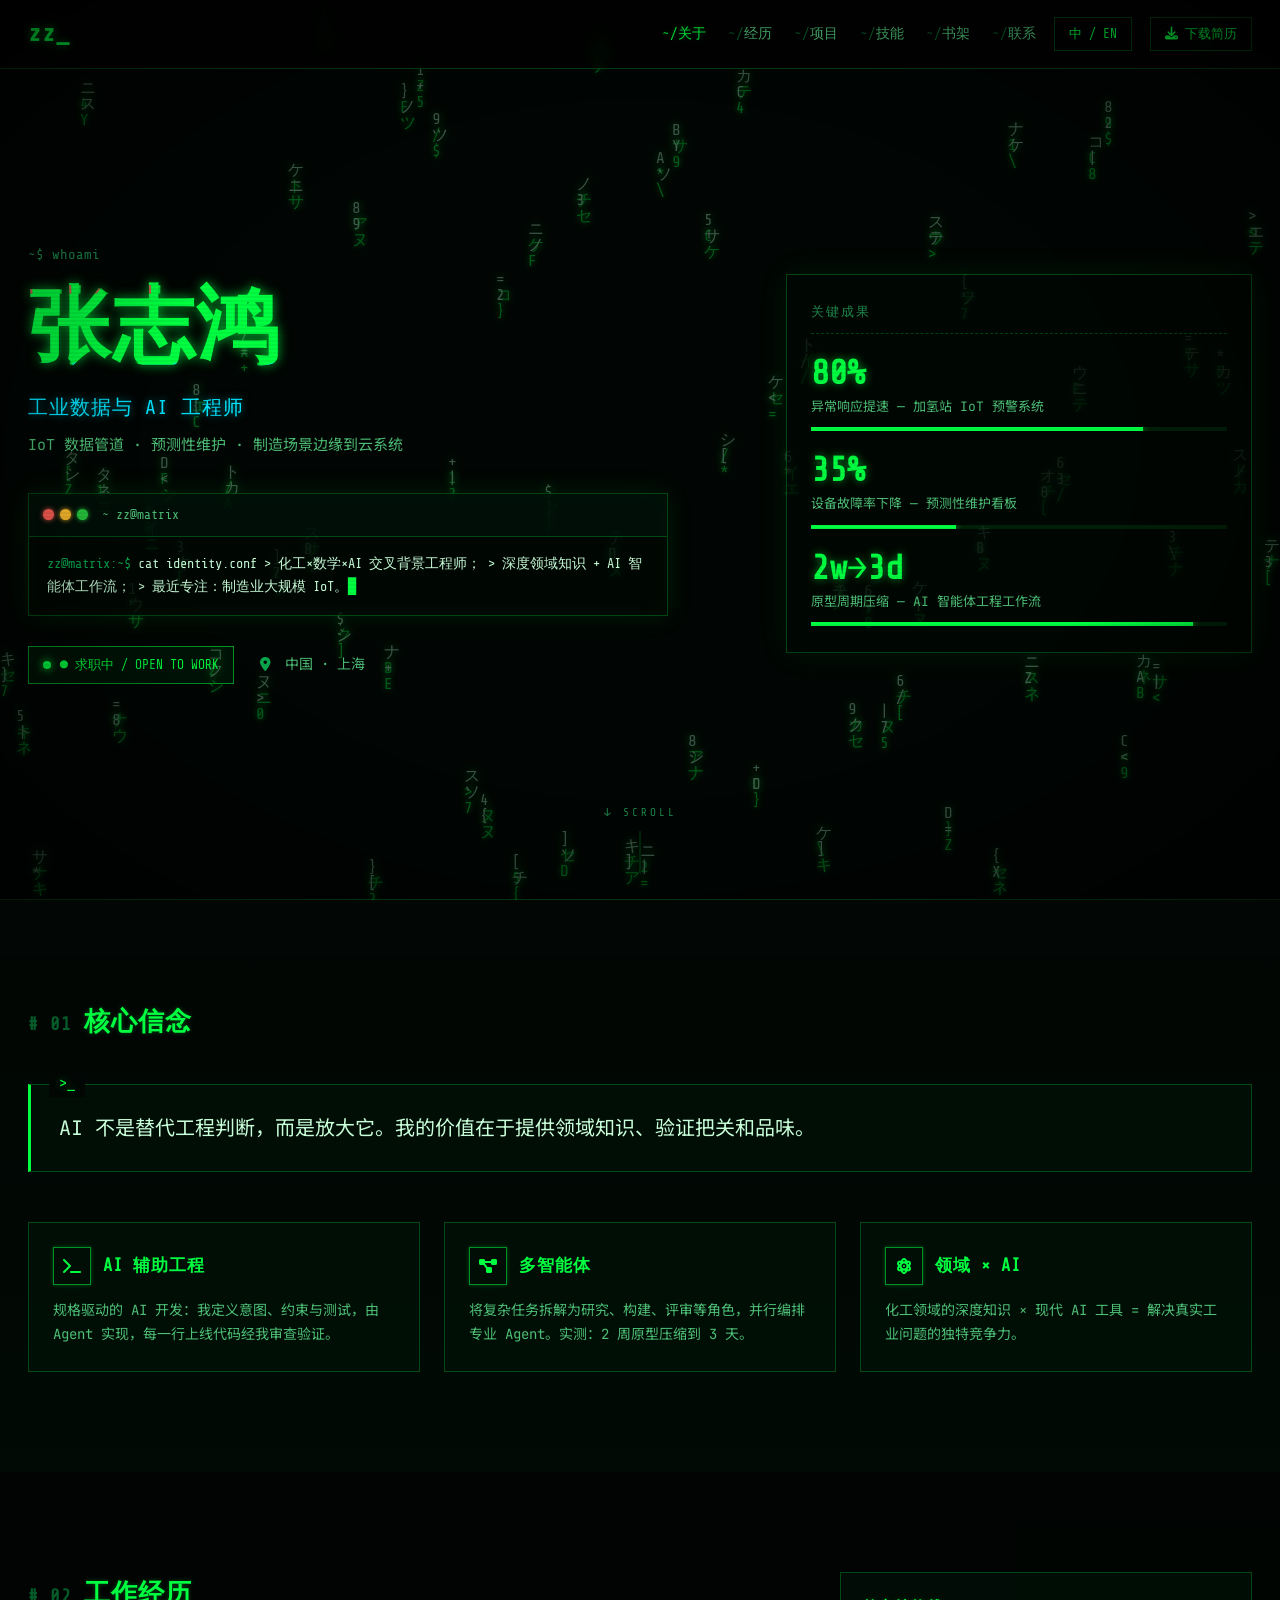
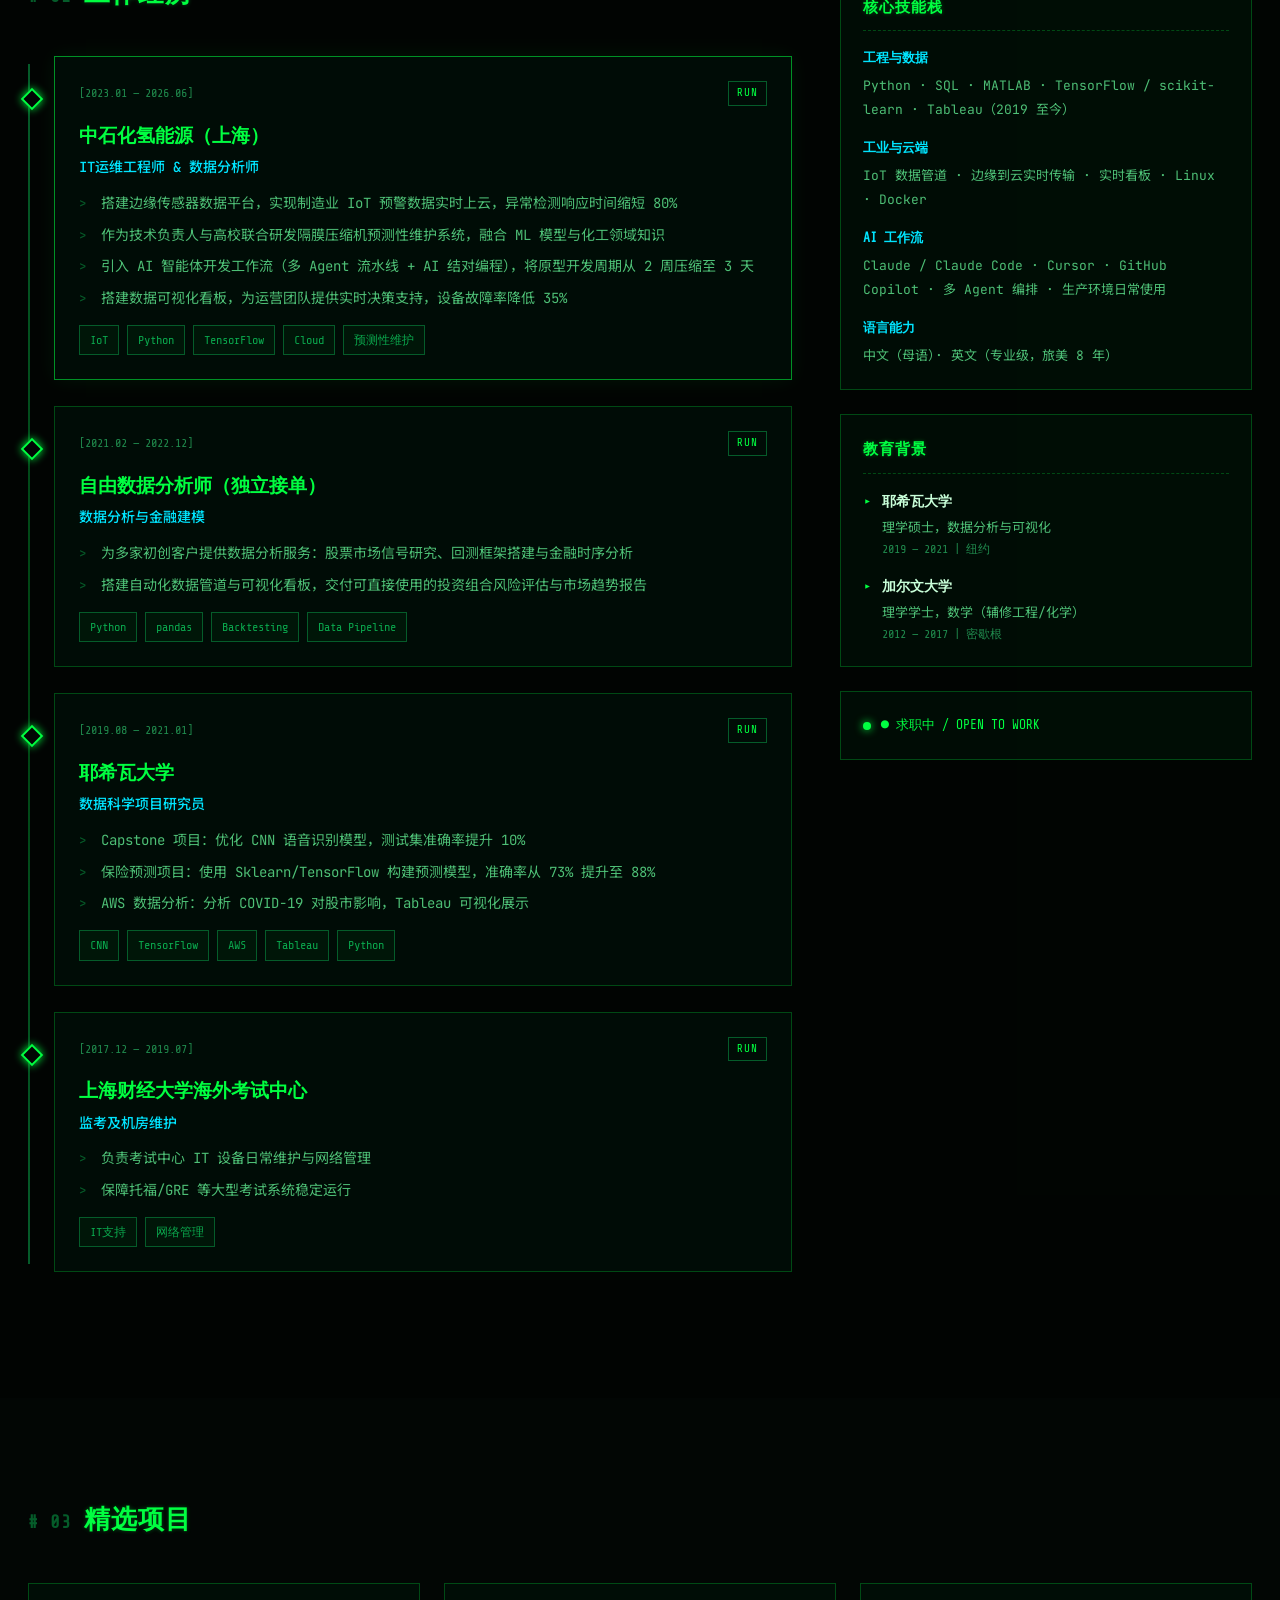
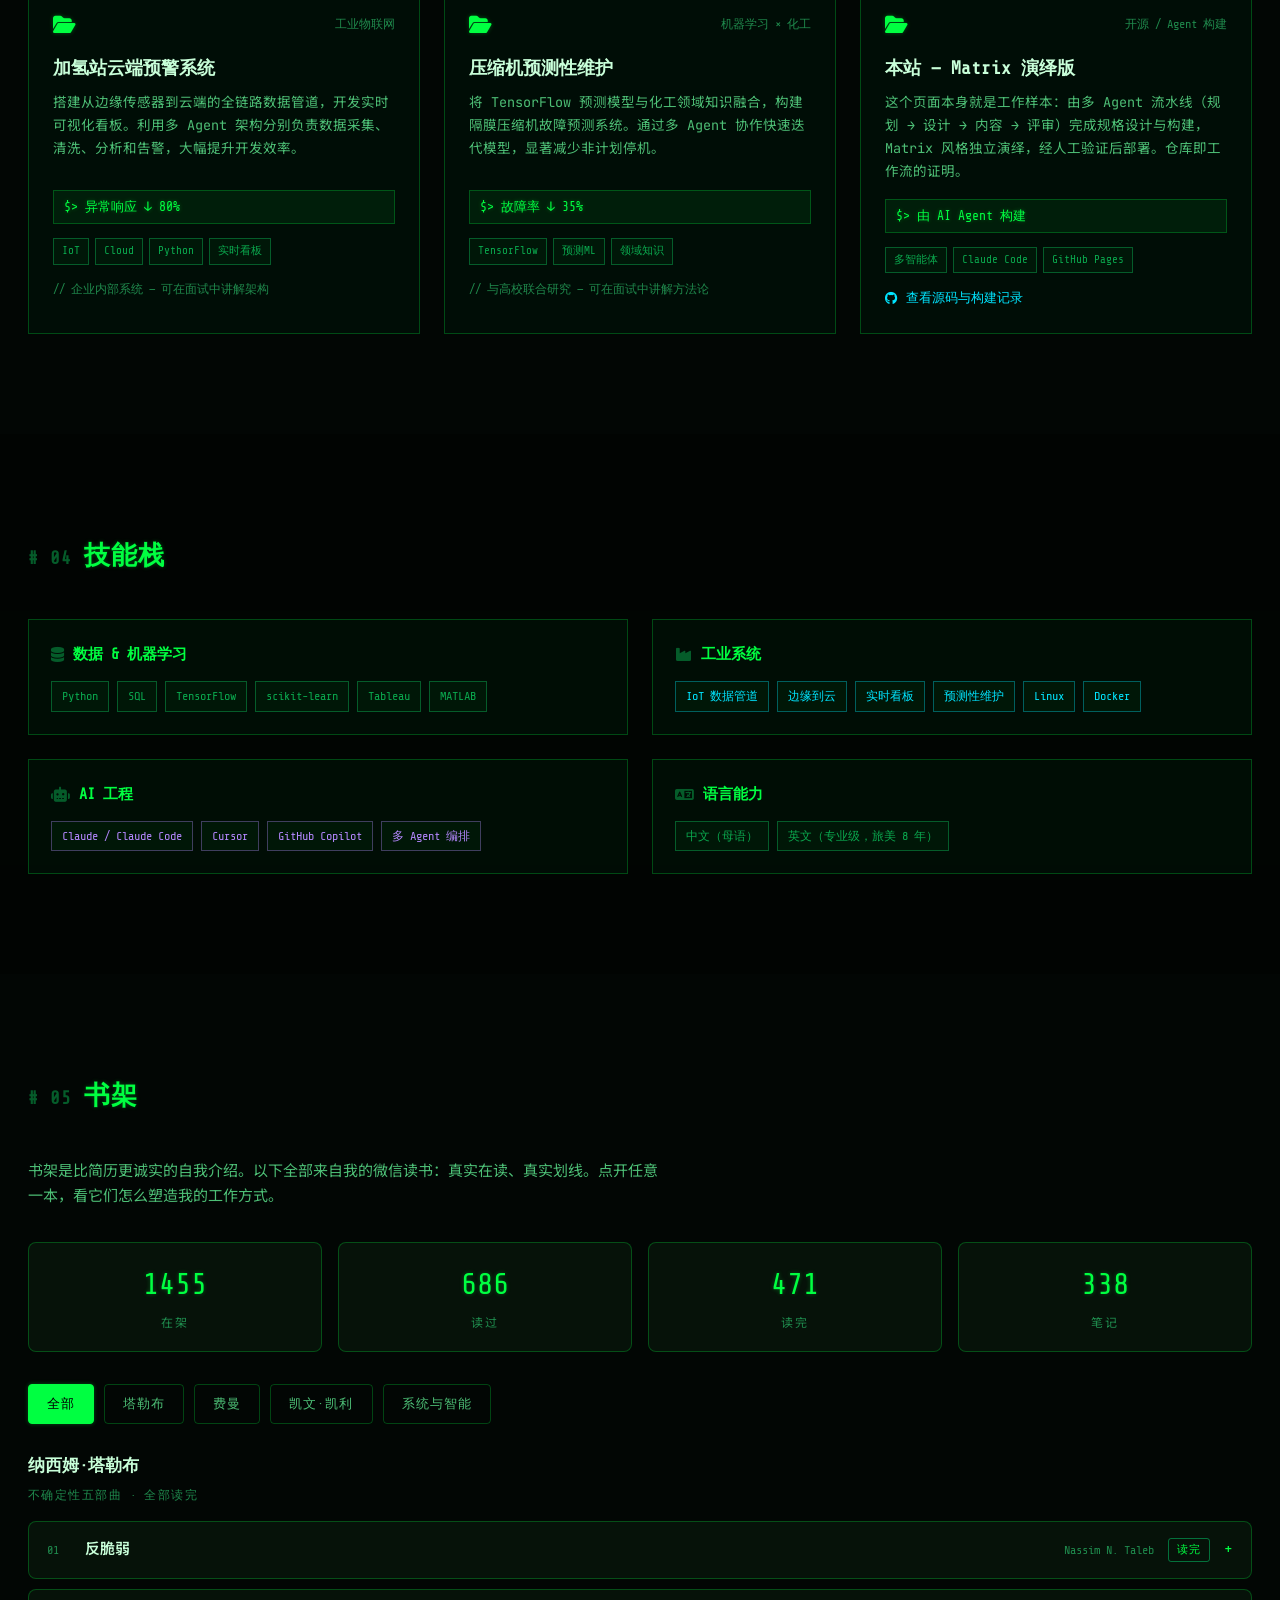
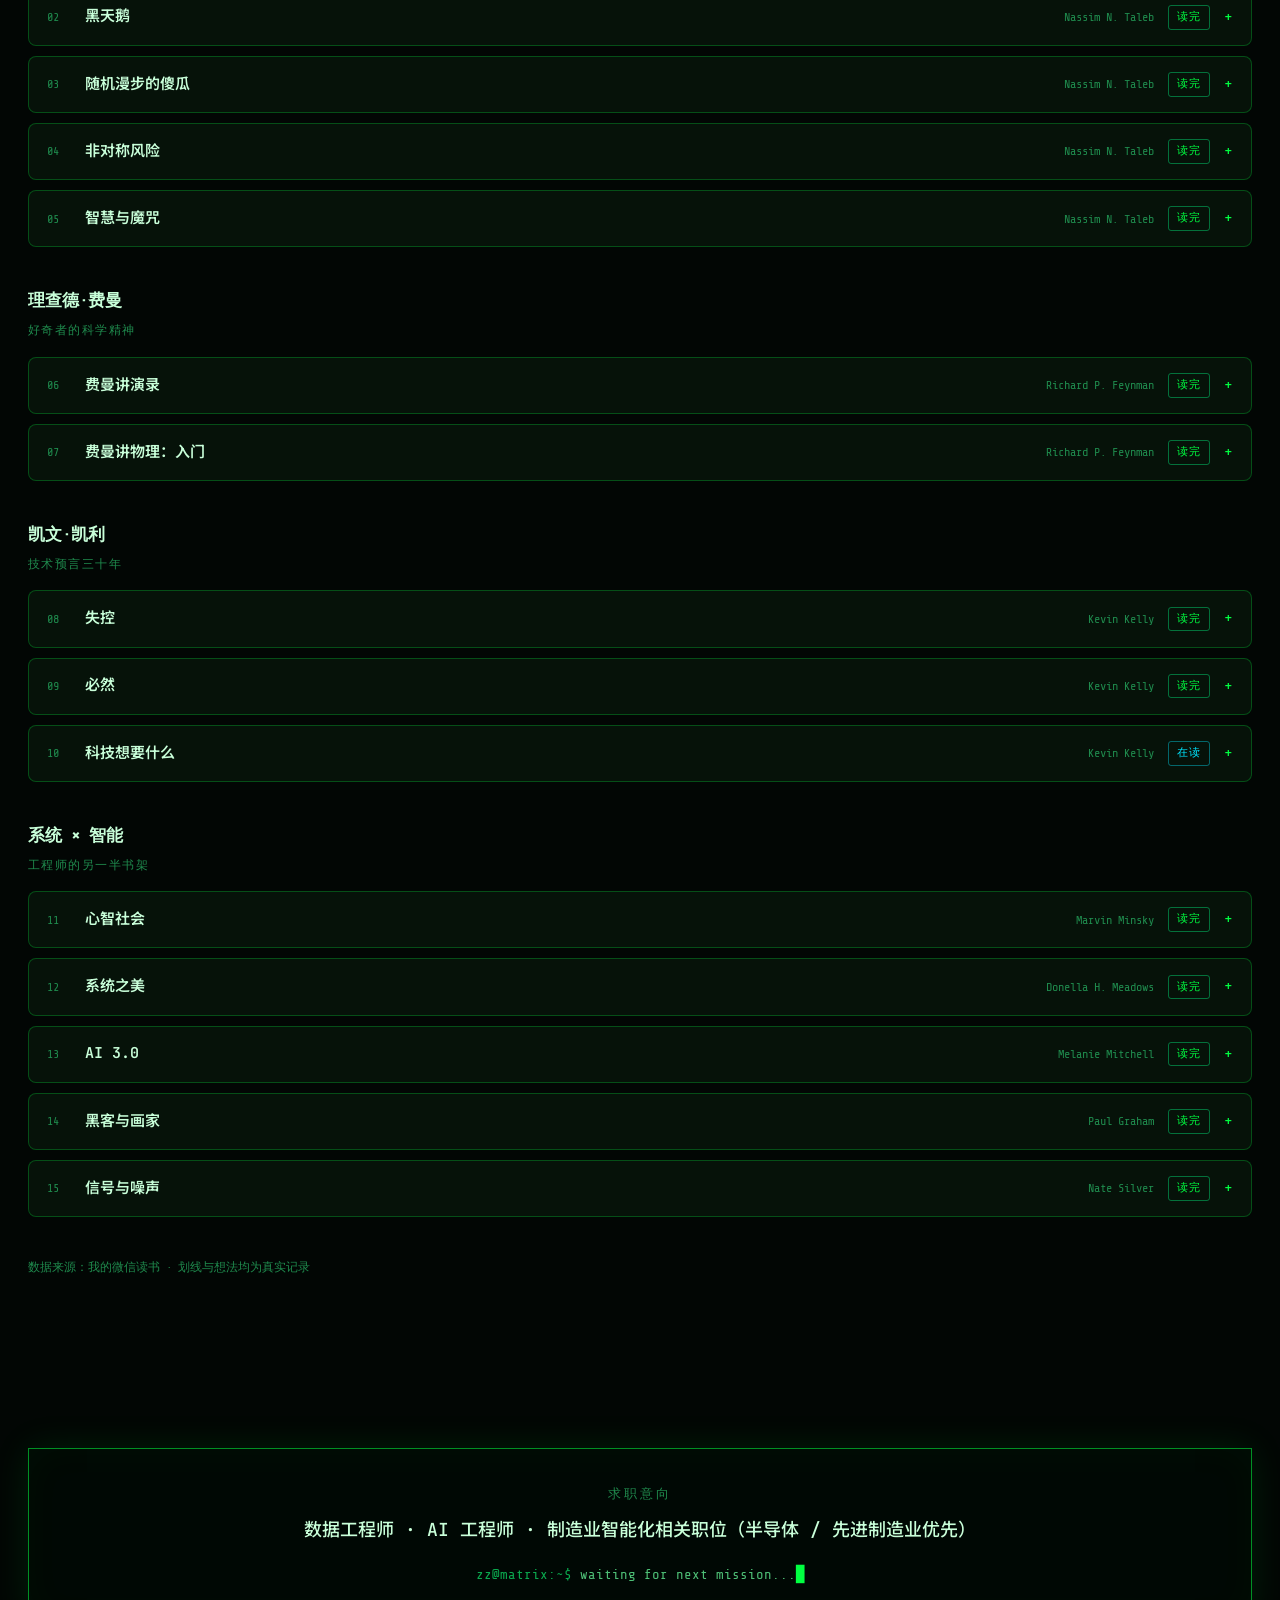
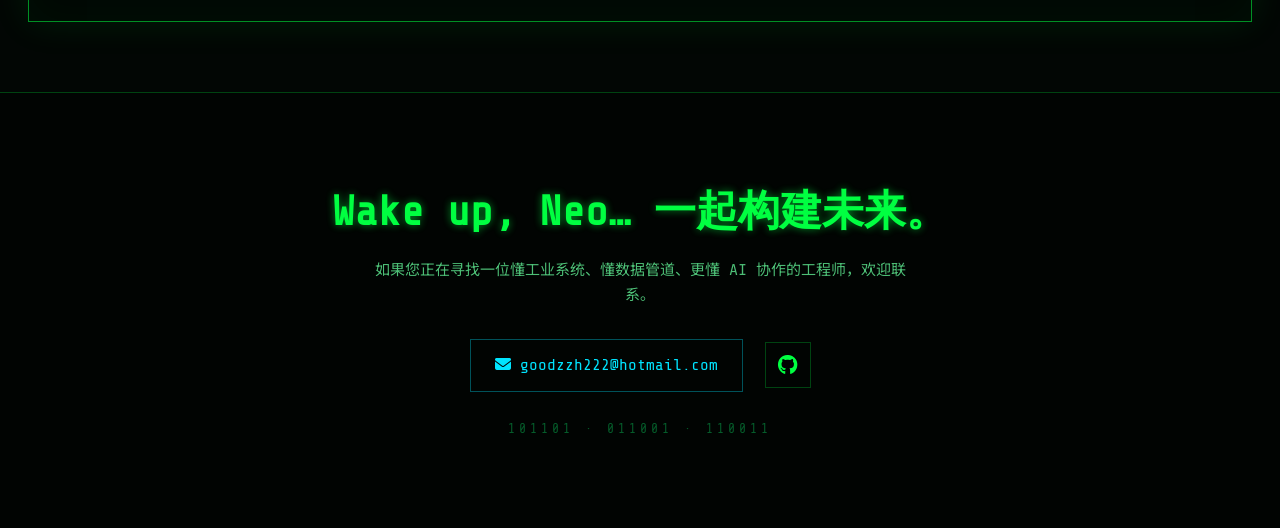
<file: index.html>
<!DOCTYPE html>
<html lang="zh">
<head>
    <meta charset="UTF-8">
    <meta name="viewport" content="width=device-width, initial-scale=1.0">
    <meta name="description" content="ZHIHONG ZHANG — Industrial Data & AI Engineer. IoT pipelines · predictive maintenance · edge-to-cloud systems. Follow the white rabbit.">
    <title>ZZ://matrix — 工业数据 × AI</title>

    <!-- Open Graph -->
    <meta property="og:type" content="website">
    <meta property="og:title" content="ZHIHONG ZHANG — Industrial Data & AI Engineer">
    <meta property="og:description" content="Industrial IoT × Machine Learning × Agentic AI workflows. Anomaly response ↓80%, failure rate ↓35%.">
    <meta property="og:url" content="https://steinszzh.github.io/matrix-edition/">
    <meta name="twitter:card" content="summary_large_image">

    <!-- Fonts -->
    <link rel="preconnect" href="https://fonts.googleapis.com">
    <link rel="preconnect" href="https://fonts.gstatic.com" crossorigin>
    <link href="https://fonts.googleapis.com/css2?family=Share+Tech+Mono&family=JetBrains+Mono:wght@400;500;700&family=Noto+Sans+SC:wght@400;500;700;900&display=swap" rel="stylesheet">

    <!-- Font Awesome -->
    <link rel="stylesheet" href="https://cdnjs.cloudflare.com/ajax/libs/font-awesome/6.5.1/css/all.min.css">

    <link rel="icon" href="data:image/svg+xml,<svg xmlns=%22http://www.w3.org/2000/svg%22 viewBox=%220 0 100 100%22><text y=%22.9em%22 font-size=%2290%22>🟢</text></svg>">

    <link rel="stylesheet" href="./style.css">
</head>
<body>

    <!-- ═══ MATRIX RAIN CANVAS ═══ -->
    <canvas id="rainCanvas" aria-hidden="true"></canvas>

    <!-- ═══ CRT OVERLAY ═══ -->
    <div class="crt-overlay" aria-hidden="true"></div>
    <div class="crt-vignette" aria-hidden="true"></div>

    <!-- ═══ BOOT SEQUENCE ═══ -->
    <div class="boot" id="boot">
        <div class="boot-window">
            <div class="term-titlebar">
                <span class="dot r"></span><span class="dot y"></span><span class="dot g"></span>
                <span class="title">root@neo:~</span>
            </div>
            <div class="boot-log" id="bootLog"></div>
        </div>
    </div>

    <!-- ═══ NAVIGATION ═══ -->
    <nav class="nav" id="nav">
        <div class="nav-inner">
            <a href="#top" class="nav-logo">zz<span class="cursor-blink">_</span></a>
            <div class="nav-right">
                <div class="nav-links" id="navLinks">
                    <a href="#about" class="nav-link"><span class="prompt">~/</span><span data-i18n="nav.about">关于</span></a>
                    <a href="#experience" class="nav-link"><span class="prompt">~/</span><span data-i18n="nav.experience">经历</span></a>
                    <a href="#projects" class="nav-link"><span class="prompt">~/</span><span data-i18n="nav.projects">项目</span></a>
                    <a href="#skills" class="nav-link"><span class="prompt">~/</span><span data-i18n="nav.skills">技能</span></a>
                    <a href="#bookshelf" class="nav-link"><span class="prompt">~/</span><span data-i18n="nav.shelf">书架</span></a>
                    <a href="#contact" class="nav-link"><span class="prompt">~/</span><span data-i18n="nav.contact">联系</span></a>
                </div>
                <button class="lang-toggle" id="langToggle" aria-label="Toggle language">
                    <span class="lang-text">中 / EN</span>
                </button>
                <button class="pdf-btn" id="pdfBtn">
                    <i class="fas fa-download"></i> <span data-i18n="nav.pdf">PDF</span>
                </button>
                <button class="nav-hamburger" id="navHamburger" aria-label="Toggle menu">
                    <span></span><span></span><span></span>
                </button>
            </div>
        </div>
    </nav>

    <!-- ═══ HERO ═══ -->
    <header class="hero" id="top">
        <div class="hero-inner">
            <div class="hero-left">
                <p class="hero-breadcrumb" id="heroBreadcrumb">~$ whoami</p>
                <h1 class="hero-name">
                    <span class="glitch" id="heroName" data-text="张志鸿" data-i18n="hero.name">张志鸿</span>
                </h1>
                <p class="hero-tagline" data-i18n="hero.tagline">工业数据与 AI 工程师</p>
                <p class="hero-subtitle" data-i18n="hero.subtitle">IoT 数据管道 · 预测性维护 · 制造场景边缘到云系统</p>

                <div class="hero-terminal">
                    <div class="term-titlebar">
                        <span class="dot r"></span><span class="dot y"></span><span class="dot g"></span>
                        <span class="title" id="heroTermTitle">~ zz@matrix</span>
                    </div>
                    <div class="term-body" id="heroTermBody">
                        <div class="term-line"><span class="ps1">zz@matrix:~$</span> <span class="typed" id="typedLine"></span><span class="cursor-blink">█</span></div>
                    </div>
                </div>

                <div class="hero-meta">
                    <div class="status-chip">
                        <span class="status-dot"></span>
                        <span class="status-text" data-i18n="hero.status">● 求职中 / OPEN TO WORK</span>
                    </div>
                    <p class="hero-location"><i class="fas fa-map-marker-alt"></i> <span data-i18n="hero.location">中国 · 上海</span></p>
                </div>
            </div>

            <div class="hero-right">
                <div class="stat-panel">
                    <p class="stat-label" data-i18n="impact.label">关键成果</p>
                    <div class="stat-item">
                        <span class="stat-num">80%</span>
                        <span class="stat-desc" data-i18n="impact.item1">异常响应提速 — 加氢站 IoT 预警系统</span>
                        <div class="stat-bar"><span style="width:80%"></span></div>
                    </div>
                    <div class="stat-item">
                        <span class="stat-num">35%</span>
                        <span class="stat-desc" data-i18n="impact.item2">设备故障率下降 — 预测性维护看板</span>
                        <div class="stat-bar"><span style="width:35%"></span></div>
                    </div>
                    <div class="stat-item">
                        <span class="stat-num">2w→3d</span>
                        <span class="stat-desc" data-i18n="impact.item3">原型周期压缩 — AI 智能体工程工作流</span>
                        <div class="stat-bar"><span style="width:92%"></span></div>
                    </div>
                </div>
            </div>
        </div>
        <div class="hero-scroll-hint">
            <span class="scroll-text">↓ scroll</span>
            <div class="scroll-line"><span></span></div>
        </div>
    </header>

    <main>
        <!-- ═══ PHILOSOPHY ═══ -->
        <section class="philosophy" id="about">
            <div class="container">
                <h2 class="section-title">
                    <span class="section-hash"># 01</span> <span class="section-label" data-i18n="philosophy.title">核心信念</span>
                </h2>
                <div class="philosophy-quote-wrap">
                    <span class="quote-symbol">&gt;_</span>
                    <blockquote class="philosophy-quote" data-i18n="philosophy.quote">AI 不是替代工程判断，而是放大它。我的价值在于提供领域知识、验证把关和品味。</blockquote>
                </div>
                <div class="philosophy-cards">
                    <article class="phil-card">
                        <div class="phil-card-head">
                            <span class="phil-icon"><i class="fas fa-terminal"></i></span>
                            <h3 class="phil-card-title" data-i18n="philosophy.card1.title">AI 辅助工程</h3>
                        </div>
                        <p class="phil-card-desc" data-i18n="philosophy.card1.desc">规格驱动的 AI 开发：我定义意图、约束与测试，由 Agent 实现，每一行上线代码经我审查验证。</p>
                    </article>
                    <article class="phil-card">
                        <div class="phil-card-head">
                            <span class="phil-icon"><i class="fas fa-project-diagram"></i></span>
                            <h3 class="phil-card-title" data-i18n="philosophy.card2.title">多智能体</h3>
                        </div>
                        <p class="phil-card-desc" data-i18n="philosophy.card2.desc">将复杂任务拆解为研究、构建、评审等角色，并行编排专业 Agent。实测：2 周原型压缩到 3 天。</p>
                    </article>
                    <article class="phil-card">
                        <div class="phil-card-head">
                            <span class="phil-icon"><i class="fas fa-atom"></i></span>
                            <h3 class="phil-card-title" data-i18n="philosophy.card3.title">领域 × AI</h3>
                        </div>
                        <p class="phil-card-desc" data-i18n="philosophy.card3.desc">化工领域的深度知识 × 现代 AI 工具 = 解决真实工业问题的独特竞争力。</p>
                    </article>
                </div>
            </div>
        </section>

        <!-- ═══ EXPERIENCE ═══ -->
        <section class="experience" id="experience">
            <div class="container">
                <div class="experience-grid">
                    <div class="experience-main">
                        <h2 class="section-title">
                            <span class="section-hash"># 02</span> <span class="section-label" data-i18n="experience.title">工作经历</span>
                        </h2>

                        <div class="timeline">
                            <article class="job job-highlight">
                                <div class="job-log">
                                    <span class="log-time">[2023.01 — 2026.06]</span>
                                    <span class="log-level">RUN</span>
                                </div>
                                <div class="job-header">
                                    <h3 class="job-company" data-i18n="job1.company">中石化氢能源（上海）</h3>
                                    <h4 class="job-role" data-i18n="job1.role">IT运维工程师 & 数据分析师</h4>
                                </div>
                                <ul class="job-bullets">
                                    <li data-i18n="job1.bullet1">搭建边缘传感器数据平台，实现制造业 IoT 预警数据实时上云，异常检测响应时间缩短 80%</li>
                                    <li data-i18n="job1.bullet2">作为技术负责人与高校联合研发隔膜压缩机预测性维护系统，融合 ML 模型与化工领域知识</li>
                                    <li data-i18n="job1.bullet3">引入 AI 智能体开发工作流（多 Agent 流水线 + AI 结对编程），将原型开发周期从 2 周压缩至 3 天</li>
                                    <li data-i18n="job1.bullet4">搭建数据可视化看板，为运营团队提供实时决策支持，设备故障率降低 35%</li>
                                </ul>
                                <div class="job-tags">
                                    <span class="tag">IoT</span><span class="tag">Python</span><span class="tag">TensorFlow</span><span class="tag">Cloud</span><span class="tag">预测性维护</span>
                                </div>
                            </article>

                            <article class="job">
                                <div class="job-log">
                                    <span class="log-time">[2021.02 — 2022.12]</span>
                                    <span class="log-level">RUN</span>
                                </div>
                                <div class="job-header">
                                    <h3 class="job-company" data-i18n="jobf.company">自由数据分析师（独立接单）</h3>
                                    <h4 class="job-role" data-i18n="jobf.role">数据分析与金融建模</h4>
                                </div>
                                <ul class="job-bullets">
                                    <li data-i18n="jobf.bullet1">为多家初创客户提供数据分析服务：股票市场信号研究、回测框架搭建与金融时序分析</li>
                                    <li data-i18n="jobf.bullet2">搭建自动化数据管道与可视化看板，交付可直接使用的投资组合风险评估与市场趋势报告</li>
                                </ul>
                                <div class="job-tags">
                                    <span class="tag">Python</span><span class="tag">pandas</span><span class="tag">Backtesting</span><span class="tag">Data Pipeline</span>
                                </div>
                            </article>

                            <article class="job">
                                <div class="job-log">
                                    <span class="log-time">[2019.08 — 2021.01]</span>
                                    <span class="log-level">RUN</span>
                                </div>
                                <div class="job-header">
                                    <h3 class="job-company" data-i18n="job2.company">耶希瓦大学</h3>
                                    <h4 class="job-role" data-i18n="job2.role">数据科学项目研究员</h4>
                                </div>
                                <ul class="job-bullets">
                                    <li data-i18n="job2.bullet1">Capstone 项目：优化 CNN 语音识别模型，测试集准确率提升 10%</li>
                                    <li data-i18n="job2.bullet2">保险预测项目：使用 Sklearn/TensorFlow 构建预测模型，准确率从 73% 提升至 88%</li>
                                    <li data-i18n="job2.bullet3">AWS 数据分析：分析 COVID-19 对股市影响，Tableau 可视化展示</li>
                                </ul>
                                <div class="job-tags">
                                    <span class="tag">CNN</span><span class="tag">TensorFlow</span><span class="tag">AWS</span><span class="tag">Tableau</span><span class="tag">Python</span>
                                </div>
                            </article>

                            <article class="job">
                                <div class="job-log">
                                    <span class="log-time">[2017.12 — 2019.07]</span>
                                    <span class="log-level">RUN</span>
                                </div>
                                <div class="job-header">
                                    <h3 class="job-company" data-i18n="job3.company">上海财经大学海外考试中心</h3>
                                    <h4 class="job-role" data-i18n="job3.role">监考及机房维护</h4>
                                </div>
                                <ul class="job-bullets">
                                    <li data-i18n="job3.bullet1">负责考试中心 IT 设备日常维护与网络管理</li>
                                    <li data-i18n="job3.bullet2">保障托福/GRE 等大型考试系统稳定运行</li>
                                </ul>
                                <div class="job-tags">
                                    <span class="tag">IT支持</span><span class="tag">网络管理</span>
                                </div>
                            </article>
                        </div>
                    </div>

                    <aside class="experience-sidebar">
                        <div class="sidebar-block">
                            <h3 class="sidebar-title" data-i18n="skills.title">核心技能栈</h3>
                            <div class="skill-stack">
                                <div class="stack-group">
                                    <h4 class="stack-label" data-i18n="stack1.label">工程与数据</h4>
                                    <p class="stack-items" data-i18n="stack1.items">Python · SQL · MATLAB · TensorFlow / scikit-learn · Tableau（2019 至今）</p>
                                </div>
                                <div class="stack-group">
                                    <h4 class="stack-label" data-i18n="stack2.label">工业与云端</h4>
                                    <p class="stack-items" data-i18n="stack2.items">IoT 数据管道 · 边缘到云实时传输 · 实时看板 · Linux · Docker</p>
                                </div>
                                <div class="stack-group">
                                    <h4 class="stack-label" data-i18n="stack3.label">AI 工作流</h4>
                                    <p class="stack-items" data-i18n="stack3.items">Claude / Claude Code · Cursor · GitHub Copilot · 多 Agent 编排 · 生产环境日常使用</p>
                                </div>
                                <div class="stack-group">
                                    <h4 class="stack-label" data-i18n="stack4.label">语言能力</h4>
                                    <p class="stack-items" data-i18n="stack4.items">中文（母语）· 英文（专业级，旅美 8 年）</p>
                                </div>
                            </div>
                        </div>

                        <div class="sidebar-block">
                            <h3 class="sidebar-title" data-i18n="education.title">教育背景</h3>
                            <div class="education-list">
                                <div class="edu-item">
                                    <span class="edu-marker">▸</span>
                                    <div>
                                        <h4 class="edu-school" data-i18n="edu1.school">耶希瓦大学</h4>
                                        <p class="edu-degree" data-i18n="edu1.degree">理学硕士，数据分析与可视化</p>
                                        <p class="edu-time" data-i18n="edu1.time">2019 — 2021 | 纽约</p>
                                    </div>
                                </div>
                                <div class="edu-item">
                                    <span class="edu-marker">▸</span>
                                    <div>
                                        <h4 class="edu-school" data-i18n="edu2.school">加尔文大学</h4>
                                        <p class="edu-degree" data-i18n="edu2.degree">理学学士，数学（辅修工程/化学）</p>
                                        <p class="edu-time" data-i18n="edu2.time">2012 — 2017 | 密歇根</p>
                                    </div>
                                </div>
                            </div>
                        </div>

                        <div class="sidebar-block">
                            <div class="status-badge">
                                <span class="status-badge-dot"></span>
                                <span class="status-badge-text" data-i18n="hero.status">● 求职中 / OPEN TO WORK</span>
                            </div>
                        </div>
                    </aside>
                </div>
            </div>
        </section>

        <!-- ═══ PROJECTS ═══ -->
        <section class="projects" id="projects">
            <div class="container">
                <h2 class="section-title">
                    <span class="section-hash"># 03</span> <span class="section-label" data-i18n="projects.title">精选项目</span>
                </h2>
                <div class="projects-grid">
                    <article class="project-card">
                        <div class="project-head">
                            <span class="project-folder"><i class="fas fa-folder-open"></i></span>
                            <span class="project-category" data-i18n="project1.category">工业物联网</span>
                        </div>
                        <h3 class="project-name" data-i18n="project1.name">加氢站云端预警系统</h3>
                        <p class="project-desc" data-i18n="project1.desc">搭建从边缘传感器到云端的全链路数据管道，开发实时可视化看板。利用多 Agent 架构分别负责数据采集、清洗、分析和告警，大幅提升开发效率。</p>
                        <span class="project-highlight" data-i18n="project1.highlight">$> 异常响应 ↓ 80%</span>
                        <div class="project-tags">
                            <span class="tag tag-small">IoT</span><span class="tag tag-small">Cloud</span><span class="tag tag-small">Python</span><span class="tag tag-small">实时看板</span>
                        </div>
                        <p class="project-note" data-i18n="project1.note">// 企业内部系统 — 可在面试中讲解架构</p>
                    </article>

                    <article class="project-card">
                        <div class="project-head">
                            <span class="project-folder"><i class="fas fa-folder-open"></i></span>
                            <span class="project-category" data-i18n="project2.category">机器学习 × 化工</span>
                        </div>
                        <h3 class="project-name" data-i18n="project2.name">压缩机预测性维护</h3>
                        <p class="project-desc" data-i18n="project2.desc">将 TensorFlow 预测模型与化工领域知识融合，构建隔膜压缩机故障预测系统。通过多 Agent 协作快速迭代模型，显著减少非计划停机。</p>
                        <span class="project-highlight" data-i18n="project2.highlight">$> 故障率 ↓ 35%</span>
                        <div class="project-tags">
                            <span class="tag tag-small">TensorFlow</span><span class="tag tag-small">预测ML</span><span class="tag tag-small">领域知识</span>
                        </div>
                        <p class="project-note" data-i18n="project2.note">// 与高校联合研究 — 可在面试中讲解方法论</p>
                    </article>

                    <article class="project-card">
                        <div class="project-head">
                            <span class="project-folder"><i class="fas fa-folder-open"></i></span>
                            <span class="project-category" data-i18n="project3.category">开源 / Agent 构建</span>
                        </div>
                        <h3 class="project-name" data-i18n="project3.name">本站 — Matrix 演绎版</h3>
                        <p class="project-desc" data-i18n="project3.desc">这个页面本身就是工作样本：由多 Agent 流水线（规划 → 设计 → 内容 → 评审）完成规格设计与构建，Matrix 风格独立演绎，经人工验证后部署。仓库即工作流的证明。</p>
                        <span class="project-highlight" data-i18n="project3.highlight">$> 由 AI Agent 构建</span>
                        <div class="project-tags">
                            <span class="tag tag-small">多智能体</span><span class="tag tag-small">Claude Code</span><span class="tag tag-small">GitHub Pages</span>
                        </div>
                        <a href="https://github.com/steinszzh" target="_blank" rel="noopener noreferrer" class="project-link"><i class="fab fa-github"></i> <span data-i18n="project3.link">查看源码与构建记录</span></a>
                    </article>
                </div>
            </div>
        </section>

        <!-- ═══ SKILLS ═══ -->
        <section class="skills" id="skills">
            <div class="container">
                <h2 class="section-title">
                    <span class="section-hash"># 04</span> <span class="section-label" data-i18n="skills.fullTitle">技能栈</span>
                </h2>
                <div class="skill-cards-grid">
                    <div class="skill-card">
                        <h4 class="skill-card-label"><i class="fas fa-database"></i> <span data-i18n="skillcard1.label">数据 & 机器学习</span></h4>
                        <div class="skill-card-tags">
                            <span class="tag tag-green">Python</span><span class="tag tag-green">SQL</span><span class="tag tag-green">TensorFlow</span><span class="tag tag-green">scikit-learn</span><span class="tag tag-green">Tableau</span><span class="tag tag-green">MATLAB</span>
                        </div>
                    </div>
                    <div class="skill-card">
                        <h4 class="skill-card-label"><i class="fas fa-industry"></i> <span data-i18n="skillcard2.label">工业系统</span></h4>
                        <div class="skill-card-tags">
                            <span class="tag tag-cyan">IoT 数据管道</span><span class="tag tag-cyan">边缘到云</span><span class="tag tag-cyan">实时看板</span><span class="tag tag-cyan">预测性维护</span><span class="tag tag-cyan">Linux</span><span class="tag tag-cyan">Docker</span>
                        </div>
                    </div>
                    <div class="skill-card">
                        <h4 class="skill-card-label"><i class="fas fa-robot"></i> <span data-i18n="skillcard3.label">AI 工程</span></h4>
                        <div class="skill-card-tags">
                            <span class="tag tag-violet">Claude / Claude Code</span><span class="tag tag-violet">Cursor</span><span class="tag tag-violet">GitHub Copilot</span><span class="tag tag-violet">多 Agent 编排</span>
                        </div>
                    </div>
                    <div class="skill-card">
                        <h4 class="skill-card-label"><i class="fas fa-language"></i> <span data-i18n="skillcard4.label">语言能力</span></h4>
                        <div class="skill-card-tags">
                            <span class="tag tag-green" data-i18n="skillcard4.zh">中文（母语）</span>
                            <span class="tag tag-green" data-i18n="skillcard4.en">英文（专业级，旅美 8 年）</span>
                        </div>
                    </div>
                </div>
            </div>
        </section>
        <!-- ═══ BOOKSHELF: REAL READING, REAL HIGHLIGHTS ═══ -->
        <!-- Pure HTML <details> interaction — zero JS, cannot fail to load -->
        <section class="shelf" id="bookshelf">
            <div class="container">
                <h2 class="section-title">
                    <span class="section-hash"># 05</span> <span class="section-label" data-i18n="shelf.title">书架</span>
                </h2>
                <p class="shelf-desc" data-i18n="shelf.desc">书架是比简历更诚实的自我介绍。以下全部来自我的微信读书：真实在读、真实划线。点开任意一本，看它们怎么塑造我的工作方式。</p>

                <div class="shelf-stats">
                    <div class="shelf-stat"><span class="shelf-stat-num">1455</span><span class="shelf-stat-label" data-i18n="shelf.stat_shelf">在架</span></div>
                    <div class="shelf-stat"><span class="shelf-stat-num">686</span><span class="shelf-stat-label" data-i18n="shelf.stat_read">读过</span></div>
                    <div class="shelf-stat"><span class="shelf-stat-num">471</span><span class="shelf-stat-label" data-i18n="shelf.stat_finish">读完</span></div>
                    <div class="shelf-stat"><span class="shelf-stat-num">338</span><span class="shelf-stat-label" data-i18n="shelf.stat_notes">笔记</span></div>
                </div>

                <!-- CSS-only author filter (radio hack, no JS) -->
                <input type="radio" name="shelf-filter" id="sf-all" class="shelf-radio" checked>
                <input type="radio" name="shelf-filter" id="sf-taleb" class="shelf-radio">
                <input type="radio" name="shelf-filter" id="sf-feynman" class="shelf-radio">
                <input type="radio" name="shelf-filter" id="sf-kk" class="shelf-radio">
                <input type="radio" name="shelf-filter" id="sf-sys" class="shelf-radio">
                <div class="shelf-filters">
                    <label for="sf-all" class="shelf-filter" data-i18n="shelf.f_all">全部</label>
                    <label for="sf-taleb" class="shelf-filter" data-i18n="shelf.f_taleb">塔勒布</label>
                    <label for="sf-feynman" class="shelf-filter" data-i18n="shelf.f_feynman">费曼</label>
                    <label for="sf-kk" class="shelf-filter" data-i18n="shelf.f_kk">凯文·凯利</label>
                    <label for="sf-sys" class="shelf-filter" data-i18n="shelf.f_sys">系统与智能</label>
                </div>

                <div class="shelf-groups">
                    <!-- ── 塔勒布 ── -->
                    <div class="shelf-group" data-author="taleb">
                        <h3 class="shelf-group-title">纳西姆·塔勒布 <span class="shelf-group-sub" data-i18n="shelf.g_taleb">不确定性五部曲 · 全部读完</span></h3>

                        <details class="book">
                            <summary>
                                <span class="book-idx">01</span>
                                <span class="book-title" data-i18n="book1.title">反脆弱</span>
                                <span class="book-author">Nassim N. Taleb</span>
                                <span class="book-badge" data-i18n="shelf.finished">读完</span>
                            </summary>
                            <div class="book-body">
                                <p class="book-label" data-i18n="shelf.myhighlight">我的划线</p>
                                <blockquote class="book-quote">「我的诀窍是，你可以厌倦读一本特定的书，但不要厌倦阅读的行为。这样，你所阅读并消化的知识才能快速增长，随后你就会毫不费力地发现，书中自有黄金屋……」</blockquote>
                                <p class="book-label" data-i18n="shelf.mynote">我的想法</p>
                                <p class="book-note" data-i18n="book1.note">积极拖延。</p>
                                <p class="book-label" data-i18n="shelf.whymatters">为什么它塑造了我</p>
                                <p class="book-why" data-i18n="book1.why">越压越强的系统观是我的工作方法论：引入 AI 工作流时不搞大爆炸迁移——每周小改动、失败就回滚，一年下来系统自己长出了能力。</p>
                            </div>
                        </details>

                        <details class="book">
                            <summary>
                                <span class="book-idx">02</span>
                                <span class="book-title" data-i18n="book2.title">黑天鹅</span>
                                <span class="book-author">Nassim N. Taleb</span>
                                <span class="book-badge" data-i18n="shelf.finished">读完</span>
                            </summary>
                            <div class="book-body">
                                <p class="book-label" data-i18n="shelf.famousquote">书中金句</p>
                                <blockquote class="book-quote" data-i18n="book2.quote">「历史不会爬行，只会跳跃。」</blockquote>
                                <p class="book-label" data-i18n="shelf.whymatters">为什么它塑造了我</p>
                                <p class="book-why" data-i18n="book2.why">承认预测不了，才建得出预警。加氢站 IoT 系统的哲学：不赌哪次异常是真事故，只保证响应时间压缩 80%。</p>
                            </div>
                        </details>

                        <details class="book">
                            <summary>
                                <span class="book-idx">03</span>
                                <span class="book-title" data-i18n="book3.title">随机漫步的傻瓜</span>
                                <span class="book-author">Nassim N. Taleb</span>
                                <span class="book-badge" data-i18n="shelf.finished">读完</span>
                            </summary>
                            <div class="book-body">
                                <p class="book-label" data-i18n="shelf.famousquote">书中金句</p>
                                <blockquote class="book-quote" data-i18n="book3.quote">「如果失败的代价过于沉重，那么这件事成功的概率有多高，根本无关紧要。」</blockquote>
                                <p class="book-label" data-i18n="shelf.whymatters">为什么它塑造了我</p>
                                <p class="book-why" data-i18n="book3.why">自由职业做量化回测的第一课：先问输家去哪了。幸存者偏差从此刻进脑子——看设备故障数据时，我先看哪些异常根本没被记录。</p>
                            </div>
                        </details>

                        <details class="book">
                            <summary>
                                <span class="book-idx">04</span>
                                <span class="book-title" data-i18n="book4.title">非对称风险</span>
                                <span class="book-author">Nassim N. Taleb</span>
                                <span class="book-badge" data-i18n="shelf.finished">读完</span>
                            </summary>
                            <div class="book-body">
                                <p class="book-label" data-i18n="shelf.myhighlight">我的划线</p>
                                <blockquote class="book-quote">「小偷不会光顾穷人，毒酒总是放在金杯而不是普通杯子里——因为放在金杯里更容易让人喝下去。把事情搞复杂，就能轻易地骗到富人的钱。」</blockquote>
                                <p class="book-label" data-i18n="shelf.whymatters">为什么它塑造了我</p>
                                <p class="book-why" data-i18n="book4.why">没有切身利害的人不参与决策。驻场交付三年，我签字的每个技术方案都自己兜底——Skin in the Game 是职业底线。</p>
                            </div>
                        </details>

                        <details class="book">
                            <summary>
                                <span class="book-idx">05</span>
                                <span class="book-title" data-i18n="book5.title">智慧与魔咒</span>
                                <span class="book-author">Nassim N. Taleb</span>
                                <span class="book-badge" data-i18n="shelf.finished">读完</span>
                            </summary>
                            <div class="book-body">
                                <p class="book-label" data-i18n="shelf.myhighlight">我的划线</p>
                                <blockquote class="book-quote">「很少有人会意识到，我们宁可用药物改变孩子的大脑，好让他们跟上学校课程，也不愿调整课程安排来配合孩子的天性。」</blockquote>
                                <p class="book-label" data-i18n="shelf.whymatters">为什么它塑造了我</p>
                                <p class="book-why" data-i18n="book5.why">系统该适应人，而不是人适应系统。做数据看板同理：运营团队用不顺手，先改看板，绝不怪用户"不会看数据"。</p>
                            </div>
                        </details>
                    </div>

                    <!-- ── 费曼 ── -->
                    <div class="shelf-group" data-author="feynman">
                        <h3 class="shelf-group-title">理查德·费曼 <span class="shelf-group-sub" data-i18n="shelf.g_feynman">好奇者的科学精神</span></h3>

                        <details class="book">
                            <summary>
                                <span class="book-idx">06</span>
                                <span class="book-title" data-i18n="book6.title">费曼讲演录</span>
                                <span class="book-author">Richard P. Feynman</span>
                                <span class="book-badge" data-i18n="shelf.finished">读完</span>
                            </summary>
                            <div class="book-body">
                                <p class="book-label" data-i18n="shelf.famousquote">书中金句</p>
                                <blockquote class="book-quote" data-i18n="book6.quote">「第一原则是：你不能欺骗自己——而你恰恰是最容易被自己欺骗的人。」</blockquote>
                                <p class="book-label" data-i18n="shelf.whymatters">为什么它塑造了我</p>
                                <p class="book-why" data-i18n="book6.why">这本书的英文原版就叫 The Pleasure of Finding Things Out（《发现的乐趣》）。它是我的工程诚实教材：AI 生成的代码，能验证的才合并。</p>
                            </div>
                        </details>

                        <details class="book">
                            <summary>
                                <span class="book-idx">07</span>
                                <span class="book-title" data-i18n="book7.title">费曼讲物理：入门</span>
                                <span class="book-author">Richard P. Feynman</span>
                                <span class="book-badge" data-i18n="shelf.finished">读完</span>
                            </summary>
                            <div class="book-body">
                                <p class="book-label" data-i18n="shelf.whymatters">为什么它塑造了我</p>
                                <p class="book-why" data-i18n="book7.why">化工加物理背景给我的最大资产：模型输出再漂亮，也要过一遍物理常识——费曼管这个叫"知道"和"理解"的区别。</p>
                            </div>
                        </details>
                    </div>

                    <!-- ── 凯文·凯利 ── -->
                    <div class="shelf-group" data-author="kk">
                        <h3 class="shelf-group-title">凯文·凯利 <span class="shelf-group-sub" data-i18n="shelf.g_kk">技术预言三十年</span></h3>

                        <details class="book">
                            <summary>
                                <span class="book-idx">08</span>
                                <span class="book-title" data-i18n="book8.title">失控</span>
                                <span class="book-author">Kevin Kelly</span>
                                <span class="book-badge" data-i18n="shelf.finished">读完</span>
                            </summary>
                            <div class="book-body">
                                <p class="book-label" data-i18n="shelf.famousquote">书中金句</p>
                                <blockquote class="book-quote" data-i18n="book8.quote">「机器正在生物化，而生物正在工程化。」</blockquote>
                                <p class="book-label" data-i18n="shelf.whymatters">为什么它塑造了我</p>
                                <p class="book-why" data-i18n="book8.why">1994 年写透了我 2026 年的日常：分布式智能、自组织、蜂群思维。我的多 Agent 编排工作流，哲学全在这本书里。</p>
                            </div>
                        </details>

                        <details class="book">
                            <summary>
                                <span class="book-idx">09</span>
                                <span class="book-title" data-i18n="book9.title">必然</span>
                                <span class="book-author">Kevin Kelly</span>
                                <span class="book-badge" data-i18n="shelf.finished">读完</span>
                            </summary>
                            <div class="book-body">
                                <p class="book-label" data-i18n="shelf.famousquote">书中金句</p>
                                <blockquote class="book-quote" data-i18n="book9.quote">「当复制品免费时，你就得出售无法复制的东西。」</blockquote>
                                <p class="book-label" data-i18n="shelf.whymatters">为什么它塑造了我</p>
                                <p class="book-why" data-i18n="book9.why">科技有自己的方向，人只能顺势而为。这是我 2026 年全力押注 AI 工程化的底气之一。</p>
                            </div>
                        </details>

                        <details class="book">
                            <summary>
                                <span class="book-idx">10</span>
                                <span class="book-title" data-i18n="book10.title">科技想要什么</span>
                                <span class="book-author">Kevin Kelly</span>
                                <span class="book-badge book-badge-reading" data-i18n="shelf.reading">在读</span>
                            </summary>
                            <div class="book-body">
                                <p class="book-label" data-i18n="shelf.whymatters">为什么它塑造了我</p>
                                <p class="book-why" data-i18n="book10.why">在读中。KK 问"科技想要什么"——我也在用同样的问题审视自己的工作流：它想长成什么样，而不是我想让它长成什么样。</p>
                            </div>
                        </details>
                    </div>
                    <!-- ── 系统 × 智能 ── -->
                    <div class="shelf-group" data-author="sys">
                        <h3 class="shelf-group-title">系统 × 智能 <span class="shelf-group-sub" data-i18n="shelf.g_sys">工程师的另一半书架</span></h3>

                        <details class="book">
                            <summary>
                                <span class="book-idx">11</span>
                                <span class="book-title" data-i18n="book11.title">心智社会</span>
                                <span class="book-author">Marvin Minsky</span>
                                <span class="book-badge" data-i18n="shelf.finished">读完</span>
                            </summary>
                            <div class="book-body">
                                <p class="book-label" data-i18n="shelf.coreidea">核心命题</p>
                                <blockquote class="book-quote" data-i18n="book11.quote">「大脑不是单一智能，而是无数各司其职的小智能体的社会。」</blockquote>
                                <p class="book-label" data-i18n="shelf.whymatters">为什么它塑造了我</p>
                                <p class="book-why" data-i18n="book11.why">AI 奠基人 1986 年就说透了：智能来自大量简单智能体的协作。我今天的多 Agent 编排工作流不是追热点——是这本书的工程化实现。</p>
                            </div>
                        </details>

                        <details class="book">
                            <summary>
                                <span class="book-idx">12</span>
                                <span class="book-title" data-i18n="book12.title">系统之美</span>
                                <span class="book-author">Donella H. Meadows</span>
                                <span class="book-badge" data-i18n="shelf.finished">读完</span>
                            </summary>
                            <div class="book-body">
                                <p class="book-label" data-i18n="shelf.coreidea">核心命题</p>
                                <blockquote class="book-quote" data-i18n="book12.quote">「系统的行为方式，取决于它的结构，而不是系统里的某个部件。」</blockquote>
                                <p class="book-label" data-i18n="shelf.whymatters">为什么它塑造了我</p>
                                <p class="book-why" data-i18n="book12.why">工业系统思维的教科书。流量、存量、反馈回路——加氢站的故障率不是哪个零件的问题，是系统结构的必然产物；要降故障，先改结构。</p>
                            </div>
                        </details>

                        <details class="book">
                            <summary>
                                <span class="book-idx">13</span>
                                <span class="book-title" data-i18n="book13.title">AI 3.0</span>
                                <span class="book-author">Melanie Mitchell</span>
                                <span class="book-badge" data-i18n="shelf.finished">读完</span>
                            </summary>
                            <div class="book-body">
                                <p class="book-label" data-i18n="shelf.coreidea">核心命题</p>
                                <blockquote class="book-quote" data-i18n="book13.quote">「今天的 AI 在狭义任务上超越人类，却依然缺乏人类幼儿都有的常识。」</blockquote>
                                <p class="book-label" data-i18n="shelf.whymatters">为什么它塑造了我</p>
                                <p class="book-why" data-i18n="book13.why">复杂科学家给 AI 热泼的一盆冷水。这决定了我的使用原则：生成归生成，验证归验证——LLM 负责起草，我负责签字。</p>
                            </div>
                        </details>

                        <details class="book">
                            <summary>
                                <span class="book-idx">14</span>
                                <span class="book-title" data-i18n="book14.title">黑客与画家</span>
                                <span class="book-author">Paul Graham</span>
                                <span class="book-badge" data-i18n="shelf.finished">读完</span>
                            </summary>
                            <div class="book-body">
                                <p class="book-label" data-i18n="shelf.famousquote">书中金句</p>
                                <blockquote class="book-quote" data-i18n="book14.quote">「黑客与画家的共同之处是，他们都是创作者。」</blockquote>
                                <p class="book-label" data-i18n="shelf.whymatters">为什么它塑造了我</p>
                                <p class="book-why" data-i18n="book14.why">程序员是创作者，不是码农。我写代码的方式更像画画：快速起稿、反复修改、保留手感——工具链和作品都在 GitHub 上。</p>
                            </div>
                        </details>

                        <details class="book">
                            <summary>
                                <span class="book-idx">15</span>
                                <span class="book-title" data-i18n="book15.title">信号与噪声</span>
                                <span class="book-author">Nate Silver</span>
                                <span class="book-badge" data-i18n="shelf.finished">读完</span>
                            </summary>
                            <div class="book-body">
                                <p class="book-label" data-i18n="shelf.famousquote">书中金句</p>
                                <blockquote class="book-quote" data-i18n="book15.quote">「信号是真相，噪声是让我们远离真相的东西。」</blockquote>
                                <p class="book-label" data-i18n="shelf.whymatters">为什么它塑造了我</p>
                                <p class="book-why" data-i18n="book15.why">数据时代的预测科学：分清信号和噪声。加氢站预警系统的核心难题——传感器流里九成是噪声：把噪声当信号会累死运维，把信号当噪声会漏掉事故。</p>
                            </div>
                        </details>
                    </div>

                </div>

                <p class="shelf-src" data-i18n="shelf.src">数据来源：我的微信读书 · 划线与想法均为真实记录</p>
            </div>
        </section>
    </main>

    <!-- ═══ OPEN TO ═══ -->
    <section class="open-to">
        <div class="container">
            <div class="open-to-box">
                <p class="open-to-label" data-i18n="opento.label">求职意向</p>
                <p class="open-to-text" data-i18n="opento.text">数据工程师 · AI 工程师 · 制造业智能化相关职位（半导体 / 先进制造业优先）</p>
                <div class="open-to-terminal">
                    <span class="ps1">zz@matrix:~$</span> <span id="openToTyped"></span><span class="cursor-blink">█</span>
                </div>
            </div>
        </div>
    </section>

    <!-- ═══ FOOTER ═══ -->
    <footer class="footer" id="contact">
        <div class="container">
            <h2 class="footer-headline" data-i18n="footer.headline">Wake up, Neo… 一起构建未来。</h2>
            <p class="footer-subtext" data-i18n="footer.subtext">如果您正在寻找一位懂工业系统、懂数据管道、更懂 AI 协作的工程师，欢迎联系。</p>
            <div class="footer-contact">
                <a href="mailto:goodzzh222@hotmail.com" class="footer-email">
                    <i class="fas fa-envelope"></i> goodzzh222@hotmail.com
                </a>
                <a href="https://github.com/steinszzh" target="_blank" rel="noopener noreferrer" class="footer-ghost" aria-label="GitHub">
                    <i class="fab fa-github"></i>
                </a>
            </div>
            <div class="footer-matrix-art" aria-hidden="true">
                <span>101101</span> <span>·</span> <span>011001</span> <span>·</span> <span>110011</span>
            </div>
            <p class="footer-copyright" data-i18n="footer.copyright">2026 张志鸿 · 人类设计与验证，AI 智能体加速。</p>
        </div>
    </footer>

    <script src="./main.js?v=20260928d"></script>
</body>
</html>
</file>
<file: style.css>
/* ════════════════════════════════════════════════════════════
   MATRIX EDITION — ZHIHONG ZHANG
   Theme: Neon matrix / terminal / cyberpunk
   ════════════════════════════════════════════════════════════ */

:root {
    --bg: #020604;
    --bg-alt: #050f0a;
    --panel: rgba(0, 20, 10, 0.55);
    --panel-solid: #061209;
    --green: #00ff41;
    --green-dim: #0aa84e;
    --green-dark: #055c2a;
    --cyan: #00e5ff;
    --violet: #b488ff;
    --amber: #ffb000;
    --red: #ff3355;
    --text: #c8ffd9;
    --text-dim: #4dbf76;
    --text-faint: #1f8a4d;
    --border: rgba(0, 255, 65, 0.25);
    --border-strong: rgba(0, 255, 65, 0.55);
    --glow: 0 0 8px rgba(0, 255, 65, 0.55);
    --glow-soft: 0 0 4px rgba(0, 255, 65, 0.3);
    --font-mono: 'Share Tech Mono', 'JetBrains Mono', monospace;
    --font-body: 'JetBrains Mono', 'Noto Sans SC', monospace;
    --font-cn: 'Noto Sans SC', sans-serif;
    --nav-h: 68px;
}

* { margin: 0; padding: 0; box-sizing: border-box; }

html { scroll-behavior: smooth; }

body {
    background: var(--bg);
    color: var(--text);
    font-family: var(--font-body);
    font-size: 15px;
    line-height: 1.7;
    overflow-x: hidden;
    min-height: 100vh;
}

::selection { background: var(--green); color: #000; }

a { color: var(--green); text-decoration: none; }
a:hover { text-shadow: var(--glow); }

/* Scrollbar */
::-webkit-scrollbar { width: 10px; background: #000; }
::-webkit-scrollbar-thumb { background: var(--green-dark); border-radius: 0; }
::-webkit-scrollbar-thumb:hover { background: var(--green-dim); }

/* ═══════ MATRIX RAIN ═══════ */
#rainCanvas {
    position: fixed;
    inset: 0;
    width: 100%;
    height: 100%;
    z-index: 0;
    opacity: 0.35;
    pointer-events: none;
}

/* ═══════ CRT OVERLAY ═══════ */
.crt-overlay {
    position: fixed;
    inset: 0;
    z-index: 9998;
    pointer-events: none;
    background: repeating-linear-gradient(
        0deg,
        rgba(0, 0, 0, 0) 0px,
        rgba(0, 0, 0, 0) 2px,
        rgba(0, 0, 0, 0.18) 3px,
        rgba(0, 0, 0, 0) 4px
    );
    mix-blend-mode: multiply;
    opacity: 0.6;
}

.crt-vignette {
    position: fixed;
    inset: 0;
    z-index: 9997;
    pointer-events: none;
    background: radial-gradient(ellipse at center, rgba(0,0,0,0) 55%, rgba(0,0,0,0.6) 100%);
}

/* ═══════ BOOT SEQUENCE ═══════ */
.boot {
    position: fixed;
    inset: 0;
    z-index: 10000;
    background: #000;
    display: flex;
    align-items: center;
    justify-content: center;
    transition: opacity 0.6s ease;
}

.boot.hidden { opacity: 0; pointer-events: none; }

.boot-window {
    width: min(680px, 90vw);
    border: 1px solid var(--border);
    box-shadow: 0 0 30px rgba(0, 255, 65, 0.15), inset 0 0 30px rgba(0, 255, 65, 0.05);
    background: #000;
}

.boot-log {
    padding: 20px 22px;
    font-family: var(--font-mono);
    font-size: 14px;
    color: var(--green);
    min-height: 260px;
    white-space: pre-wrap;
}

.boot-log .log-line { opacity: 0; animation: logIn 0.25s forwards; }
.boot-log .log-ok { color: var(--green); }
.boot-log .log-cyan { color: var(--cyan); }
.boot-log .log-warn { color: var(--amber); }

@keyframes logIn {
    from { opacity: 0; transform: translateY(4px); }
    to { opacity: 1; transform: translateY(0); }
}

/* ═══════ TERM TITLEBAR ═══════ */
.term-titlebar {
    display: flex;
    align-items: center;
    gap: 6px;
    padding: 10px 14px;
    border-bottom: 1px solid var(--border);
    background: rgba(0, 20, 10, 0.6);
}

.term-titlebar .title {
    margin-left: 8px;
    color: var(--text-dim);
    font-family: var(--font-mono);
    font-size: 13px;
}

.dot { width: 11px; height: 11px; border-radius: 50%; display: inline-block; }
.dot.r { background: #ff5f56; box-shadow: 0 0 5px #ff5f56; }
.dot.y { background: #ffbd2e; box-shadow: 0 0 5px #ffbd2e; }
.dot.g { background: #27c93f; box-shadow: 0 0 5px #27c93f; }

/* ═══════ CURSOR ═══════ */
.cursor-blink {
    display: inline-block;
    animation: blink 1s steps(1) infinite;
    color: var(--green);
}

@keyframes blink {
    0%, 49% { opacity: 1; }
    50%, 100% { opacity: 0; }
}

/* ═══════ NAVIGATION ═══════ */
.nav {
    position: fixed;
    top: 0;
    left: 0;
    right: 0;
    z-index: 9000;
    background: rgba(0, 2, 1, 0.75);
    backdrop-filter: blur(8px);
    border-bottom: 1px solid var(--border);
    transition: box-shadow 0.3s;
}

.nav.scrolled { box-shadow: 0 5px 25px rgba(0, 255, 65, 0.08); }

.nav-inner {
    max-width: 1280px;
    margin: 0 auto;
    padding: 0 28px;
    height: var(--nav-h);
    display: flex;
    align-items: center;
    justify-content: space-between;
}

.nav-logo {
    font-family: var(--font-mono);
    font-size: 24px;
    font-weight: 700;
    color: var(--green);
    text-shadow: var(--glow);
    letter-spacing: 1px;
}

.nav-right { display: flex; align-items: center; gap: 18px; }

.nav-links { display: flex; gap: 22px; }

.nav-link {
    font-family: var(--font-mono);
    font-size: 14px;
    color: var(--text-dim);
    position: relative;
    padding: 4px 0;
    transition: color 0.2s, text-shadow 0.2s;
}

.nav-link .prompt { color: var(--green-dark); transition: color 0.2s; }

.nav-link:hover,
.nav-link.active { color: var(--green); text-shadow: var(--glow-soft); }

.nav-link:hover .prompt,
.nav-link.active .prompt { color: var(--green); }

.lang-toggle, .pdf-btn {
    background: transparent;
    border: 1px solid var(--border);
    color: var(--green);
    font-family: var(--font-mono);
    font-size: 13px;
    padding: 7px 14px;
    cursor: pointer;
    transition: all 0.25s;
}

.lang-toggle:hover, .pdf-btn:hover {
    background: rgba(0, 255, 65, 0.1);
    box-shadow: var(--glow-soft);
    border-color: var(--border-strong);
}

.nav-hamburger {
    display: none;
    flex-direction: column;
    gap: 5px;
    background: none;
    border: none;
    cursor: pointer;
    padding: 6px;
}

.nav-hamburger span {
    width: 24px; height: 2px;
    background: var(--green);
    transition: 0.3s;
}

.nav-hamburger.active span:nth-child(1) { transform: translateY(7px) rotate(45deg); }
.nav-hamburger.active span:nth-child(2) { opacity: 0; }
.nav-hamburger.active span:nth-child(3) { transform: translateY(-7px) rotate(-45deg); }

/* ═══════ HERO ═══════ */
.hero {
    position: relative;
    z-index: 1;
    min-height: 100vh;
    display: flex;
    flex-direction: column;
    justify-content: center;
    padding: calc(var(--nav-h) + 40px) 28px 80px;
    border-bottom: 1px solid var(--border);
}

.hero-inner {
    max-width: 1280px;
    margin: 0 auto;
    display: grid;
    grid-template-columns: 1.2fr 0.8fr;
    gap: 60px;
    align-items: center;
    width: 100%;
}

.hero-breadcrumb {
    font-family: var(--font-mono);
    color: var(--text-faint);
    font-size: 14px;
    margin-bottom: 18px;
}

.hero-name {
    font-family: var(--font-mono);
    font-size: clamp(40px, 7vw, 82px);
    font-weight: 700;
    line-height: 1.05;
    letter-spacing: 2px;
    margin-bottom: 20px;
    color: var(--green);
}

/* Glitch effect */
.glitch {
    position: relative;
    display: inline-block;
    text-shadow: 0 0 12px rgba(0, 255, 65, 0.7);
}

.glitch::before,
.glitch::after {
    content: attr(data-text);
    position: absolute;
    inset: 0;
    overflow: hidden;
    opacity: 0.8;
}

.glitch::before {
    left: 2px;
    text-shadow: -2px 0 var(--red);
    animation: glitchA 3s infinite linear alternate-reverse;
    clip-path: inset(0 0 90% 0);
}

.glitch::after {
    left: -2px;
    text-shadow: 2px 0 var(--cyan);
    animation: glitchB 2.7s infinite linear alternate-reverse;
    clip-path: inset(90% 0 0 0);
}

@keyframes glitchA {
    0% { clip-path: inset(10% 0 85% 0); }
    20% { clip-path: inset(60% 0 20% 0); }
    40% { clip-path: inset(30% 0 60% 0); }
    60% { clip-path: inset(80% 0 5% 0); }
    80% { clip-path: inset(45% 0 40% 0); }
    100% { clip-path: inset(5% 0 90% 0); }
}

@keyframes glitchB {
    0% { clip-path: inset(85% 0 5% 0); }
    20% { clip-path: inset(20% 0 70% 0); }
    40% { clip-path: inset(60% 0 30% 0); }
    60% { clip-path: inset(5% 0 85% 0); }
    80% { clip-path: inset(40% 0 50% 0); }
    100% { clip-path: inset(70% 0 15% 0); }
}

.hero-tagline {
    font-family: var(--font-mono);
    font-size: 20px;
    color: var(--cyan);
    margin-bottom: 8px;
    text-shadow: 0 0 8px rgba(0, 229, 255, 0.5);
    letter-spacing: 1px;
}

.hero-subtitle {
    color: var(--text-dim);
    font-size: 15px;
    margin-bottom: 34px;
    max-width: 620px;
}

/* Hero terminal */
.hero-terminal {
    max-width: 640px;
    border: 1px solid var(--border);
    background: rgba(0, 8, 4, 0.75);
    box-shadow: 0 0 25px rgba(0, 255, 65, 0.1), inset 0 0 20px rgba(0, 255, 65, 0.03);
    margin-bottom: 30px;
}

.term-body {
    padding: 16px 18px;
    font-family: var(--font-mono);
    font-size: 13.5px;
    min-height: 60px;
}

.ps1 { color: var(--green-dim); }
.typed { color: var(--text); }

/* Hero meta */
.hero-meta {
    display: flex;
    align-items: center;
    gap: 26px;
    flex-wrap: wrap;
}

.status-chip {
    display: inline-flex;
    align-items: center;
    gap: 9px;
    padding: 7px 14px;
    border: 1px solid var(--border-strong);
    background: rgba(0, 255, 65, 0.06);
    font-family: var(--font-mono);
    font-size: 13px;
    color: var(--green);
}

.status-dot, .status-badge-dot {
    width: 8px; height: 8px;
    border-radius: 50%;
    background: var(--green);
    box-shadow: 0 0 8px var(--green);
    animation: pulse 1.6s ease-in-out infinite;
}

@keyframes pulse {
    0%, 100% { opacity: 1; box-shadow: 0 0 8px var(--green); }
    50% { opacity: 0.4; box-shadow: 0 0 2px var(--green); }
}

.hero-location { color: var(--text-dim); font-size: 14px; }
.hero-location i { color: var(--green-dim); margin-right: 6px; }

/* Stat panel */
.stat-panel {
    border: 1px solid var(--border);
    background: rgba(0, 8, 4, 0.7);
    padding: 26px 24px;
    box-shadow: 0 0 30px rgba(0, 255, 65, 0.08);
}

.stat-label {
    font-family: var(--font-mono);
    color: var(--text-faint);
    font-size: 13px;
    text-transform: uppercase;
    letter-spacing: 2px;
    margin-bottom: 22px;
    border-bottom: 1px dashed var(--border);
    padding-bottom: 10px;
}

.stat-item { margin-bottom: 22px; }
.stat-item:last-child { margin-bottom: 0; }

.stat-num {
    display: block;
    font-family: var(--font-mono);
    font-size: 34px;
    font-weight: 700;
    color: var(--green);
    text-shadow: var(--glow);
    line-height: 1;
    margin-bottom: 6px;
}

.stat-desc {
    display: block;
    color: var(--text-dim);
    font-size: 13px;
    margin-bottom: 9px;
}

.stat-bar {
    height: 4px;
    background: rgba(0, 255, 65, 0.1);
    position: relative;
    overflow: hidden;
}

.stat-bar span {
    position: absolute;
    inset: 0;
    background: var(--green);
    box-shadow: 0 0 8px var(--green);
    transform: scaleX(0);
    transform-origin: left;
    animation: statGrow 1.4s ease-out forwards;
}

.stat-item:nth-child(2) .stat-bar span { animation-delay: 0.25s; }
.stat-item:nth-child(3) .stat-bar span { animation-delay: 0.5s; }

@keyframes statGrow { to { transform: scaleX(1); } }

/* Scroll hint */
.hero-scroll-hint {
    position: absolute;
    bottom: 26px;
    left: 50%;
    transform: translateX(-50%);
    display: flex;
    flex-direction: column;
    align-items: center;
    gap: 8px;
}

.scroll-text {
    font-family: var(--font-mono);
    font-size: 11px;
    color: var(--text-faint);
    text-transform: uppercase;
    letter-spacing: 3px;
}

.scroll-line {
    width: 1px;
    height: 42px;
    background: var(--border);
    position: relative;
    overflow: hidden;
}

.scroll-line span {
    position: absolute;
    top: -50%;
    left: 0;
    width: 100%;
    height: 50%;
    background: var(--green);
    animation: scrollDrop 1.8s ease-in-out infinite;
}

@keyframes scrollDrop {
    to { top: 100%; }
}

/* ═══════ SECTIONS ═══════ */
main { position: relative; z-index: 1; }

section { padding: 100px 0; }

.container { max-width: 1280px; margin: 0 auto; padding: 0 28px; }

.section-title {
    font-family: var(--font-mono);
    font-size: 26px;
    font-weight: 700;
    color: var(--green);
    margin-bottom: 40px;
    letter-spacing: 1px;
    display: flex;
    align-items: baseline;
    gap: 12px;
}

.section-hash { color: var(--green-dark); font-size: 18px; }
.section-label { text-shadow: var(--glow-soft); }

/* ═══════ PHILOSOPHY ═══════ */
.philosophy { background: linear-gradient(180deg, transparent, rgba(0, 255, 65, 0.02)); }

.philosophy-quote-wrap {
    border: 1px solid var(--border);
    border-left: 3px solid var(--green);
    background: var(--panel);
    padding: 26px 28px;
    margin-bottom: 50px;
    position: relative;
}

.quote-symbol {
    position: absolute;
    top: -14px;
    left: 18px;
    font-family: var(--font-mono);
    font-size: 15px;
    color: var(--green);
    background: var(--bg);
    padding: 0 10px;
    text-shadow: var(--glow);
}

.philosophy-quote {
    font-family: var(--font-body);
    font-size: 20px;
    color: var(--text);
    font-style: normal;
    line-height: 1.7;
}

.philosophy-cards {
    display: grid;
    grid-template-columns: repeat(3, 1fr);
    gap: 24px;
}

.phil-card {
    border: 1px solid var(--border);
    background: var(--panel);
    padding: 24px;
    transition: all 0.3s;
    position: relative;
    overflow: hidden;
}

.phil-card::before {
    content: '';
    position: absolute;
    top: 0; left: 0;
    width: 100%; height: 2px;
    background: linear-gradient(90deg, var(--green), transparent);
    transform: scaleX(0);
    transform-origin: left;
    transition: transform 0.4s;
}

.phil-card:hover {
    border-color: var(--border-strong);
    box-shadow: var(--glow-soft), 0 0 20px rgba(0, 255, 65, 0.1);
    transform: translateY(-4px);
}

.phil-card:hover::before { transform: scaleX(1); }

.phil-card-head {
    display: flex;
    align-items: center;
    gap: 12px;
    margin-bottom: 14px;
}

.phil-icon {
    width: 38px; height: 38px;
    display: flex;
    align-items: center;
    justify-content: center;
    border: 1px solid var(--border-strong);
    color: var(--green);
    font-size: 16px;
    box-shadow: var(--glow-soft);
}

.phil-card-title {
    font-family: var(--font-mono);
    font-size: 17px;
    color: var(--green);
    letter-spacing: 1px;
}

.phil-card-desc { color: var(--text-dim); font-size: 14px; }

/* ═══════ EXPERIENCE ═══════ */
.experience { background: rgba(0, 4, 2, 0.4); }

.experience-grid {
    display: grid;
    grid-template-columns: 1.3fr 0.7fr;
    gap: 48px;
}

.timeline { position: relative; padding-left: 26px; }

.timeline::before {
    content: '';
    position: absolute;
    left: 0; top: 8px; bottom: 8px;
    width: 2px;
    background: linear-gradient(180deg, var(--green-dark), var(--border), var(--green-dark));
}

.job {
    position: relative;
    border: 1px solid var(--border);
    background: var(--panel);
    padding: 24px;
    margin-bottom: 26px;
    transition: all 0.3s;
}

.job::before {
    content: '';
    position: absolute;
    left: -31px;
    top: 34px;
    width: 12px; height: 12px;
    background: var(--bg);
    border: 2px solid var(--green);
    transform: rotate(45deg);
    box-shadow: 0 0 8px var(--green);
}

.job-highlight {
    border-color: var(--border-strong);
    box-shadow: 0 0 20px rgba(0, 255, 65, 0.07);
}

.job-log {
    display: flex;
    justify-content: space-between;
    align-items: center;
    margin-bottom: 14px;
    font-family: var(--font-mono);
    font-size: 12px;
}

.log-time { color: var(--text-faint); }

.log-level {
    color: var(--green);
    border: 1px solid var(--green-dark);
    padding: 2px 8px;
    font-size: 11px;
    letter-spacing: 1px;
}

.job-header { margin-bottom: 12px; }

.job-company {
    font-family: var(--font-mono);
    font-size: 19px;
    color: var(--green);
    margin-bottom: 4px;
}

.job-role {
    color: var(--cyan);
    font-size: 14px;
    font-weight: 500;
}

.job-bullets { list-style: none; margin-bottom: 14px; }

.job-bullets li {
    position: relative;
    padding-left: 22px;
    margin-bottom: 8px;
    color: var(--text-dim);
    font-size: 14px;
}

.job-bullets li::before {
    content: '>';
    position: absolute;
    left: 0;
    color: var(--green-dark);
    font-family: var(--font-mono);
}

.job-tags { display: flex; flex-wrap: wrap; gap: 8px; }

.tag {
    font-family: var(--font-mono);
    font-size: 12px;
    padding: 4px 10px;
    border: 1px solid var(--green-dark);
    color: var(--green-dim);
    background: rgba(0, 255, 65, 0.04);
}

.tag-green { border-color: var(--green-dark); color: var(--green-dim); }
.tag-cyan { border-color: rgba(0, 229, 255, 0.35); color: var(--cyan); }
.tag-violet { border-color: rgba(180, 136, 255, 0.35); color: var(--violet); }
.tag-small { font-size: 11px; padding: 3px 8px; }

/* Sidebar */
.experience-sidebar { position: sticky; top: var(--nav-h); align-self: start; }

.sidebar-block {
    border: 1px solid var(--border);
    background: var(--panel);
    padding: 22px;
    margin-bottom: 24px;
}

.sidebar-title {
    font-family: var(--font-mono);
    font-size: 15px;
    color: var(--green);
    margin-bottom: 16px;
    letter-spacing: 1px;
    text-shadow: var(--glow-soft);
    border-bottom: 1px dashed var(--border);
    padding-bottom: 10px;
}

.stack-group { margin-bottom: 16px; }
.stack-group:last-child { margin-bottom: 0; }

.stack-label {
    font-family: var(--font-mono);
    font-size: 13px;
    color: var(--cyan);
    margin-bottom: 5px;
}

.stack-items {
    color: var(--text-dim);
    font-size: 13px;
    line-height: 1.8;
}

.edu-item {
    display: flex;
    gap: 10px;
    margin-bottom: 16px;
}

.edu-item:last-child { margin-bottom: 0; }

.edu-marker { color: var(--green); }

.edu-school {
    font-family: var(--font-mono);
    font-size: 14px;
    color: var(--text);
    margin-bottom: 3px;
}

.edu-degree { color: var(--text-dim); font-size: 13px; }
.edu-time { color: var(--text-faint); font-size: 12px; font-family: var(--font-mono); }

.status-badge {
    display: flex;
    align-items: center;
    gap: 10px;
    font-family: var(--font-mono);
    font-size: 13px;
    color: var(--green);
}

/* ═══════ PROJECTS ═══════ */
.projects-grid { display: grid; grid-template-columns: repeat(3, 1fr); gap: 24px; }

.project-card {
    border: 1px solid var(--border);
    background: var(--panel);
    padding: 24px;
    display: flex;
    flex-direction: column;
    transition: all 0.3s;
    position: relative;
}

.project-card:hover {
    border-color: var(--border-strong);
    box-shadow: var(--glow-soft), 0 0 24px rgba(0, 255, 65, 0.1);
    transform: translateY(-5px);
}

.project-head {
    display: flex;
    justify-content: space-between;
    align-items: center;
    margin-bottom: 14px;
}

.project-folder { color: var(--green); font-size: 20px; text-shadow: var(--glow-soft); }

.project-category {
    font-family: var(--font-mono);
    font-size: 12px;
    color: var(--text-faint);
}

.project-name {
    font-family: var(--font-mono);
    font-size: 18px;
    color: var(--text);
    margin-bottom: 10px;
    line-height: 1.4;
}

.project-card:hover .project-name { color: var(--green); }

.project-desc {
    color: var(--text-dim);
    font-size: 13.5px;
    margin-bottom: 16px;
    flex-grow: 1;
}

.project-highlight {
    display: inline-block;
    font-family: var(--font-mono);
    font-size: 13px;
    color: var(--green);
    background: rgba(0, 255, 65, 0.07);
    border: 1px solid var(--border);
    padding: 5px 10px;
    margin-bottom: 14px;
    text-shadow: var(--glow-soft);
}

.project-tags { display: flex; flex-wrap: wrap; gap: 6px; margin-bottom: 14px; }

.project-note {
    font-family: var(--font-mono);
    font-size: 12px;
    color: var(--text-faint);
    margin-bottom: 10px;
}

.project-link {
    display: inline-flex;
    align-items: center;
    gap: 8px;
    font-family: var(--font-mono);
    font-size: 13px;
    color: var(--cyan);
}

.project-link:hover { text-shadow: 0 0 8px rgba(0, 229, 255, 0.6); }

/* ═══════ SKILLS ═══════ */
.skills { background: rgba(0, 4, 2, 0.4); }

.skill-cards-grid {
    display: grid;
    grid-template-columns: repeat(2, 1fr);
    gap: 24px;
}

.skill-card {
    border: 1px solid var(--border);
    background: var(--panel);
    padding: 22px;
    transition: all 0.3s;
}

.skill-card:hover {
    border-color: var(--border-strong);
    box-shadow: var(--glow-soft);
}

.skill-card-label {
    font-family: var(--font-mono);
    font-size: 15px;
    color: var(--green);
    margin-bottom: 14px;
    display: flex;
    align-items: center;
    gap: 9px;
}

.skill-card-label i { color: var(--green-dark); }

.skill-card-tags { display: flex; flex-wrap: wrap; gap: 8px; }

/* ═══════ OPEN TO ═══════ */
.open-to { padding: 70px 0; }

.open-to-box {
    border: 1px solid var(--border-strong);
    background: rgba(0, 10, 5, 0.6);
    padding: 34px;
    text-align: center;
    box-shadow: 0 0 35px rgba(0, 255, 65, 0.1), inset 0 0 40px rgba(0, 255, 65, 0.03);
    position: relative;
    overflow: hidden;
}

.open-to-box::after {
    content: '';
    position: absolute;
    top: 0; left: -100%;
    width: 60%;
    height: 100%;
    background: linear-gradient(90deg, transparent, rgba(0, 255, 65, 0.06), transparent);
    animation: sweep 4s ease-in-out infinite;
}

@keyframes sweep {
    0% { left: -100%; }
    60%, 100% { left: 150%; }
}

.open-to-label {
    font-family: var(--font-mono);
    font-size: 13px;
    color: var(--text-faint);
    text-transform: uppercase;
    letter-spacing: 3px;
    margin-bottom: 10px;
}

.open-to-text {
    font-size: 18px;
    color: var(--text);
    margin-bottom: 18px;
    font-weight: 500;
}

.open-to-terminal {
    font-family: var(--font-mono);
    font-size: 14px;
    color: var(--text-dim);
}

/* ═══════ FOOTER ═══════ */
.footer {
    position: relative;
    z-index: 1;
    border-top: 1px solid var(--border);
    padding: 90px 0 50px;
    text-align: center;
    background: rgba(0, 2, 1, 0.5);
}

.footer-headline {
    font-family: var(--font-mono);
    font-size: clamp(26px, 4vw, 42px);
    color: var(--green);
    text-shadow: var(--glow);
    margin-bottom: 16px;
    line-height: 1.4;
}

.footer-subtext {
    color: var(--text-dim);
    max-width: 560px;
    margin: 0 auto 30px;
    font-size: 15px;
}

.footer-contact {
    display: flex;
    align-items: center;
    justify-content: center;
    gap: 22px;
    margin-bottom: 26px;
}

.footer-email {
    font-family: var(--font-mono);
    font-size: 16px;
    color: var(--cyan);
    padding: 12px 24px;
    border: 1px solid rgba(0, 229, 255, 0.35);
    transition: all 0.3s;
}

.footer-email:hover {
    background: rgba(0, 229, 255, 0.07);
    box-shadow: 0 0 15px rgba(0, 229, 255, 0.2);
}

.footer-ghost {
    width: 46px; height: 46px;
    display: flex;
    align-items: center;
    justify-content: center;
    border: 1px solid var(--border);
    color: var(--green);
    font-size: 20px;
    transition: all 0.3s;
}

.footer-ghost:hover {
    background: rgba(0, 255, 65, 0.08);
    box-shadow: var(--glow-soft);
}

.footer-matrix-art {
    font-family: var(--font-mono);
    color: var(--green-dark);
    font-size: 13px;
    letter-spacing: 4px;
    margin-bottom: 16px;
}

.footer-copyright {
    color: var(--text-faint);
    font-size: 13px;
}

/* ═══════ SCROLL REVEAL ═══════ */
.reveal {
    opacity: 0;
    transform: translateY(28px);
    transition: opacity 0.6s ease, transform 0.6s ease;
}

.revealed { opacity: 1; transform: translateY(0); }

.reveal-delay-1 { transition-delay: 0.1s; }
.reveal-delay-2 { transition-delay: 0.2s; }
.reveal-delay-3 { transition-delay: 0.3s; }
.reveal-delay-4 { transition-delay: 0.4s; }
.reveal-delay-5 { transition-delay: 0.5s; }

/* Language fade */
.lang-fade-out { opacity: 0; transition: opacity 0.25s; }
.lang-fade-in { opacity: 1; transition: opacity 0.25s; }

/* ═══════ RESPONSIVE ═══════ */
@media (max-width: 1024px) {
    .hero-inner { grid-template-columns: 1fr; gap: 44px; }
    .philosophy-cards, .projects-grid { grid-template-columns: repeat(2, 1fr); }
    .experience-grid { grid-template-columns: 1fr; }
    .experience-sidebar { position: static; }
}

@media (max-width: 768px) {
    .nav-links {
        position: fixed;
        top: var(--nav-h);
        right: 0;
        width: 100%;
        flex-direction: column;
        background: rgba(0, 4, 2, 0.97);
        padding: 22px 28px;
        gap: 18px;
        border-bottom: 1px solid var(--border);
        transform: translateY(-110%);
        transition: transform 0.35s;
    }

    .nav-links.active { transform: translateY(0); }
    .nav-hamburger { display: flex; }

    .nav-right { gap: 12px; }
    .pdf-btn span { display: none; }

    .philosophy-cards, .projects-grid, .skill-cards-grid { grid-template-columns: 1fr; }

    section { padding: 70px 0; }

    .hero { padding-top: calc(var(--nav-h) + 30px); }
}

@media (max-width: 480px) {
    .lang-toggle { padding: 6px 10px; font-size: 12px; }
    .nav-logo { font-size: 20px; }
    .container { padding: 0 20px; }
}

/* Reduced motion */
@media (prefers-reduced-motion: reduce) {
    *, *::before, *::after {
        animation-duration: 0.01ms !important;
        animation-iteration-count: 1 !important;
        transition-duration: 0.01ms !important;
    }
}

/* ═══════ BOOKSHELF — REAL READING, REAL HIGHLIGHTS ═══════ */
.shelf {
    padding: 100px 0;
}

.shelf-desc {
    max-width: 640px;
    color: var(--text-dim);
    line-height: 1.7;
    margin-bottom: 32px;
}

.shelf-stats {
    display: flex;
    gap: 16px;
    flex-wrap: wrap;
    margin-bottom: 32px;
}

.shelf-stat {
    flex: 1;
    min-width: 120px;
    border: 1px solid var(--border);
    border-radius: 8px;
    background: var(--panel-solid);
    padding: 16px 20px;
    text-align: center;
}

.shelf-stat-num {
    display: block;
    font-family: var(--font-mono);
    font-size: 30px;
    color: var(--green);
    text-shadow: var(--glow-soft);
}

.shelf-stat-label {
    font-size: 12px;
    letter-spacing: 0.14em;
    color: var(--text-faint);
}

/* CSS-only author filter (radio hack) */
.shelf-radio {
    position: absolute;
    opacity: 0;
    pointer-events: none;
}

.shelf-filters {
    display: flex;
    gap: 10px;
    flex-wrap: wrap;
    margin-bottom: 28px;
}

.shelf-filter {
    font-family: var(--font-mono);
    font-size: 13px;
    letter-spacing: 0.08em;
    color: var(--text-dim);
    border: 1px solid var(--border);
    border-radius: 4px;
    padding: 8px 18px;
    cursor: pointer;
    transition: color 0.2s, border-color 0.2s, background 0.2s;
    user-select: none;
}

.shelf-filter:hover {
    color: var(--cyan);
    border-color: var(--cyan);
}

#sf-all:checked ~ .shelf-filters label[for="sf-all"],
#sf-taleb:checked ~ .shelf-filters label[for="sf-taleb"],
#sf-feynman:checked ~ .shelf-filters label[for="sf-feynman"],
#sf-kk:checked ~ .shelf-filters label[for="sf-kk"],
#sf-sys:checked ~ .shelf-filters label[for="sf-sys"] {
    color: #000;
    background: var(--green);
    border-color: var(--green);
    box-shadow: var(--glow-soft);
}

#sf-taleb:checked ~ .shelf-groups .shelf-group:not([data-author="taleb"]),
#sf-feynman:checked ~ .shelf-groups .shelf-group:not([data-author="feynman"]),
#sf-kk:checked ~ .shelf-groups .shelf-group:not([data-author="kk"]),
#sf-sys:checked ~ .shelf-groups .shelf-group:not([data-author="sys"]) {
    display: none;
}

.shelf-group {
    margin-bottom: 40px;
}

.shelf-group-title {
    font-family: var(--font-mono);
    font-size: 17px;
    color: var(--text);
    margin-bottom: 6px;
}

.shelf-group-sub {
    display: block;
    font-size: 12px;
    font-weight: 400;
    letter-spacing: 0.12em;
    color: var(--text-faint);
    margin-top: 4px;
    margin-bottom: 16px;
}

/* Book cards — native <details>, zero JS */
.book {
    border: 1px solid var(--border);
    border-radius: 8px;
    background: var(--panel-solid);
    margin-bottom: 10px;
    overflow: hidden;
    transition: border-color 0.2s, box-shadow 0.2s;
}

.book:hover {
    border-color: rgba(0, 255, 136, 0.4);
}

.book[open] {
    border-color: var(--green);
    box-shadow: var(--glow-soft);
}

.book summary {
    display: flex;
    align-items: center;
    gap: 14px;
    padding: 14px 18px;
    cursor: pointer;
    list-style: none;
    user-select: none;
}

.book summary::-webkit-details-marker {
    display: none;
}

.book-idx {
    font-family: var(--font-mono);
    font-size: 12px;
    color: var(--text-faint);
    min-width: 24px;
}

.book-title {
    font-size: 15px;
    font-weight: 600;
    color: var(--text);
    flex: 1;
}

.book-author {
    font-family: var(--font-mono);
    font-size: 12px;
    color: var(--text-faint);
}

.book-badge {
    font-family: var(--font-mono);
    font-size: 11px;
    letter-spacing: 0.1em;
    color: var(--green);
    border: 1px solid rgba(0, 255, 136, 0.4);
    border-radius: 3px;
    padding: 2px 8px;
    white-space: nowrap;
}

.book-badge-reading {
    color: var(--cyan);
    border-color: rgba(0, 229, 255, 0.4);
}

/* expand arrow */
.book summary::after {
    content: '+';
    font-family: var(--font-mono);
    font-size: 16px;
    color: var(--green);
    transition: transform 0.2s;
}

.book[open] summary::after {
    transform: rotate(45deg);
}

.book-body {
    padding: 4px 18px 18px 56px;
    border-top: 1px dashed var(--border);
}

.book-label {
    font-family: var(--font-mono);
    font-size: 11px;
    letter-spacing: 0.16em;
    color: var(--cyan);
    margin: 14px 0 6px;
}

.book-quote {
    margin: 0;
    padding: 10px 14px;
    border-left: 2px solid var(--green);
    background: rgba(0, 255, 136, 0.04);
    color: var(--text-dim);
    line-height: 1.8;
    font-size: 14px;
}

.book-note {
    margin: 0;
    font-family: var(--font-mono);
    color: var(--yellow, #ffd866);
    font-size: 14px;
}

.book-why {
    margin: 0;
    color: var(--text-dim);
    line-height: 1.8;
    font-size: 14px;
}

.shelf-src {
    font-family: var(--font-mono);
    font-size: 12px;
    color: var(--text-faint);
    margin-top: 8px;
}

@media (max-width: 720px) {
    .shelf { padding: 60px 0; }
    .book summary { flex-wrap: wrap; gap: 8px; }
    .book-author { display: none; }
    .book-body { padding-left: 18px; }
}

@media print {
    .shelf-radio,
    .shelf-filters { display: none; }
    .book { break-inside: avoid; }
    .book:not([open]) > :not(summary) { display: block !important; }
}
</file>
